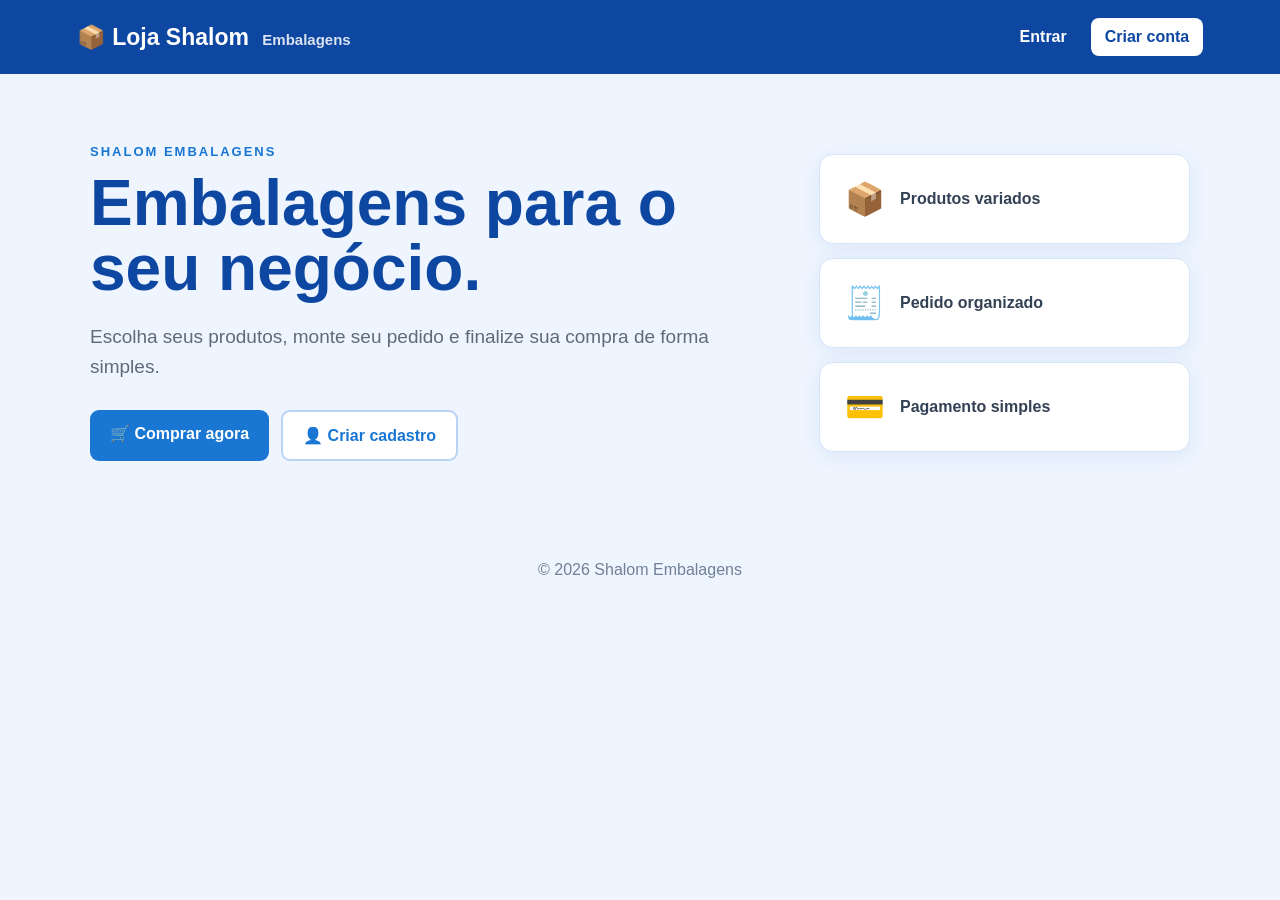
<file: index.html>
<!DOCTYPE html>
<html lang="pt-BR">
<head>
    <meta charset="UTF-8">
    <meta name="viewport" content="width=device-width, initial-scale=1.0">
    <title>Loja Shalom Embalagens</title>
    <link rel="stylesheet" href="index.css">
</head>
<body>
<header class="topo">
    <div class="marca">📦 Loja Shalom <span>Embalagens</span></div>
    <nav>
        <a href="login.html">Entrar</a>
        <a href="cadastro.html" class="btn-nav">Criar conta</a>
    </nav>
</header>

<main class="hero">
    <section>
        <p class="etiqueta">SHALOM EMBALAGENS</p>
        <h1>Embalagens para o seu negócio.</h1>
        <p class="texto">Escolha seus produtos, monte seu pedido e finalize sua compra de forma simples.</p>
        <div class="acoes">
            <a href="login.html" class="btn">🛒 Comprar agora</a>
            <a href="cadastro.html" class="btn secundario">👤 Criar cadastro</a>
        </div>
    </section>

    <section class="destaques">
        <article><strong>📦</strong><span>Produtos variados</span></article>
        <article><strong>🧾</strong><span>Pedido organizado</span></article>
        <article><strong>💳</strong><span>Pagamento simples</span></article>
    </section>
</main>

<footer>© 2026 Shalom Embalagens</footer>
</body>
</html>
</file>
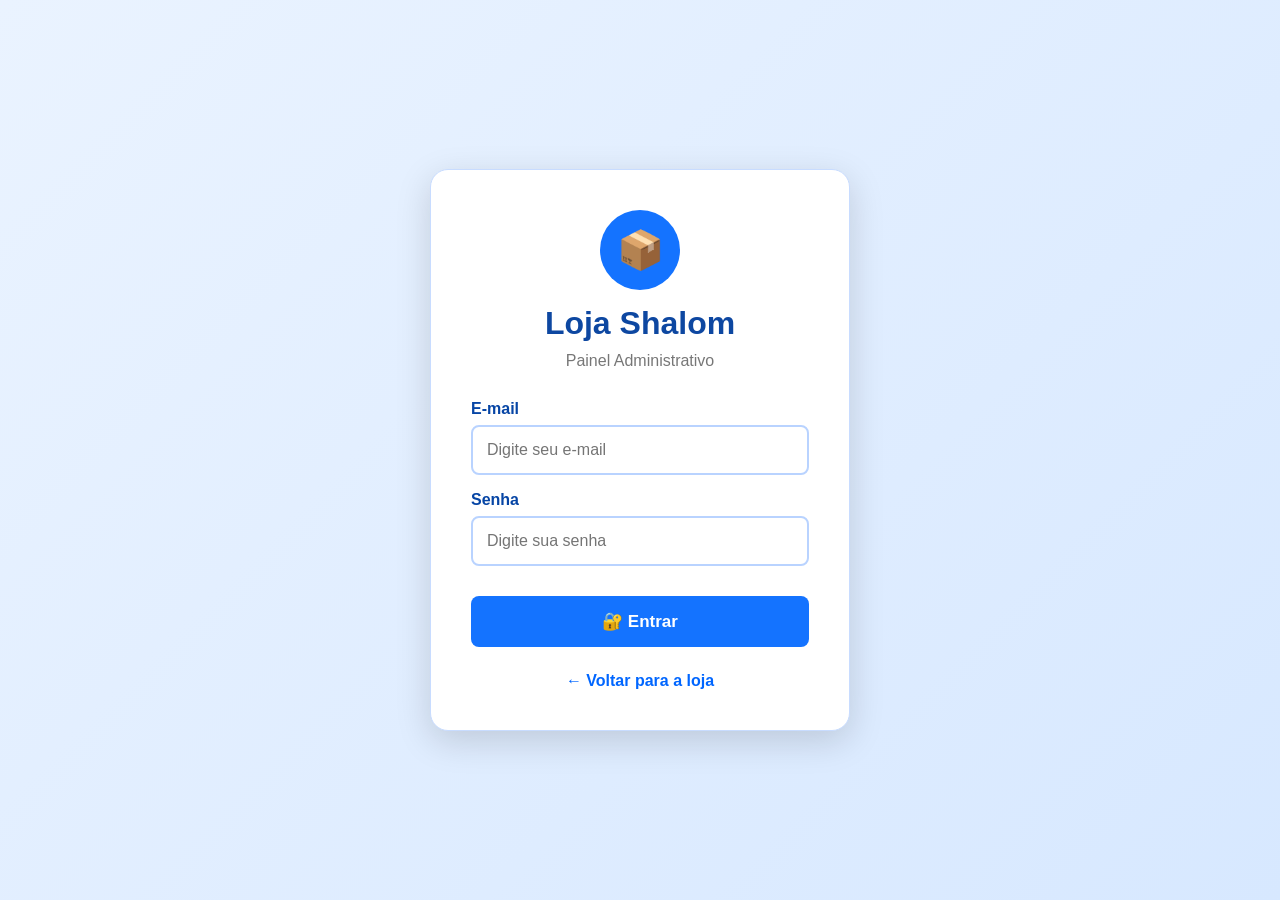
<file: acesso.html>
<!DOCTYPE html>
<html lang="pt-BR">

<head>

    <meta charset="UTF-8">

    <meta
        name="viewport"
        content="width=device-width, initial-scale=1.0"
    >

    <title>Login Administrativo - Loja Shalom</title>

    <style>

        * {
            margin: 0;
            padding: 0;
            box-sizing: border-box;
        }

        body {
            min-height: 100vh;

            display: flex;
            justify-content: center;
            align-items: center;

            padding: 20px;

            font-family: Arial, sans-serif;

            background: linear-gradient(
                135deg,
                #eaf3ff,
                #d7e8ff
            );
        }

        .login-box {
            width: 100%;
            max-width: 420px;

            background: white;

            padding: 40px;

            border-radius: 18px;

            box-shadow:
                0 10px 35px rgba(0,0,0,0.15);

            border: 1px solid #c8dcff;
        }

        .logo {
            width: 80px;
            height: 80px;

            margin: 0 auto 15px;

            display: flex;
            justify-content: center;
            align-items: center;

            border-radius: 50%;

            background: #1473ff;

            font-size: 38px;
        }

        h1 {
            text-align: center;

            color: #0d47a1;

            margin-bottom: 10px;
        }

        .subtitulo {
            text-align: center;

            color: #777;

            margin-bottom: 30px;
        }

        label {
            display: block;

            margin-top: 16px;
            margin-bottom: 7px;

            color: #0645a5;

            font-weight: bold;
        }

        input {
            width: 100%;

            padding: 14px;

            border: 2px solid #b9d3ff;

            border-radius: 8px;

            font-size: 16px;

            outline: none;
        }

        input:focus {
            border-color: #1473ff;
        }

        button {
            width: 100%;

            margin-top: 30px;

            padding: 15px;

            border: none;

            border-radius: 8px;

            background: #1473ff;

            color: white;

            font-size: 17px;

            font-weight: bold;

            cursor: pointer;
        }

        button:hover {
            background: #0d5fd8;
        }

        #mensagem {
            text-align: center;

            margin-top: 15px;

            font-weight: bold;
        }

        .voltar {
            display: block;

            margin-top: 25px;

            text-align: center;

            color: #0066ff;

            text-decoration: none;

            font-weight: bold;
        }

    </style>

</head>


<body>


<div class="login-box">


    <div class="logo">
        📦
    </div>


    <h1>
        Loja Shalom
    </h1>


    <div class="subtitulo">
        Painel Administrativo
    </div>


    <form id="acessoForm">


        <label for="email">
            E-mail
        </label>


        <input
            type="email"
            id="email"
            placeholder="Digite seu e-mail"
            autocomplete="username"
            required
        >


        <label for="senha">
            Senha
        </label>


        <input
            type="password"
            id="senha"
            placeholder="Digite sua senha"
            autocomplete="current-password"
            required
        >


        <button type="submit">
            🔐 Entrar
        </button>


    </form>


    <div id="mensagem"></div>


    <a
        class="voltar"
        href="index.html"
    >
        ← Voltar para a loja
    </a>


</div>


<script>

const acessoForm =
    document.getElementById("acessoForm");

const mensagem =
    document.getElementById("mensagem");


acessoForm.addEventListener(
    "submit",
    function(event) {

        event.preventDefault();


        const email =
            document
                .getElementById("email")
                .value
                .trim()
                .toLowerCase();


        const senha =
            document
                .getElementById("senha")
                .value;


        // LOGIN DO ADMINISTRADOR

        if (
            email === "admin@shalom.com" &&
            senha === "123456"
        ) {

            localStorage.setItem(
                "tipoUsuario",
                "admin"
            );


            localStorage.setItem(
                "usuarioLogado",
                email
            );


            localStorage.setItem(
                "nomeUsuario",
                "Administrador"
            );


            mensagem.style.color = "green";

            mensagem.textContent =
                "✅ Login correto! Abrindo painel...";


            setTimeout(function() {

                window.location.href =
                    "admin.html";

            }, 500);


            return;
        }


        // LOGIN INCORRETO

        mensagem.style.color = "red";

        mensagem.textContent =
            "❌ E-mail ou senha incorretos.";

    }
);

</script>


</body>

</html>
</file>
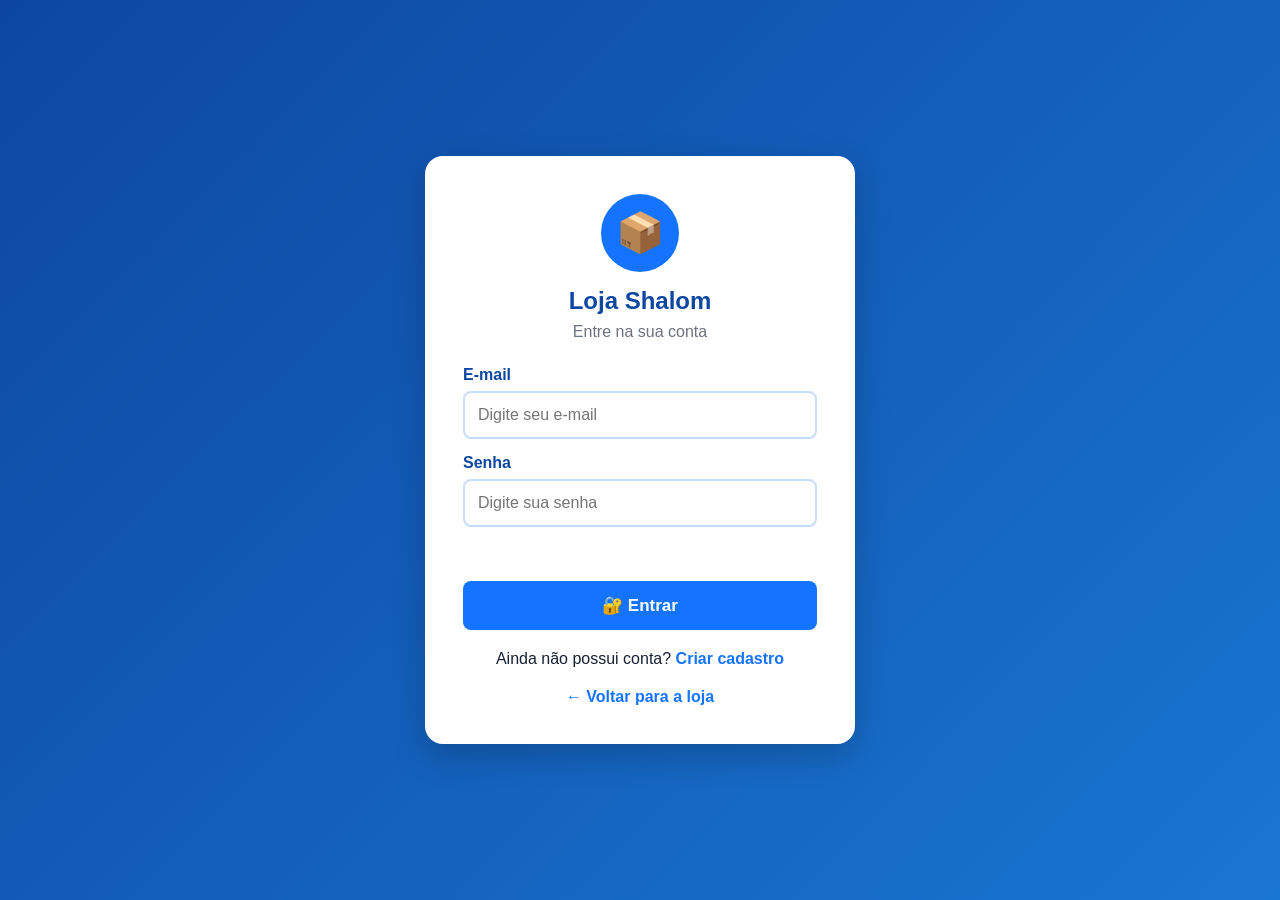
<file: admin .html>
<!DOCTYPE html>
<html lang="pt-BR">

<head>

    <meta charset="UTF-8">

    <meta name="viewport" content="width=device-width, initial-scale=1.0">

    <title>Painel Administrativo - Loja Shalom</title>

    <style>

        * {
            box-sizing: border-box;
            margin: 0;
            padding: 0;
        }

        body {
            font-family: Arial, sans-serif;
            background: #eef3f9;
            color: #222;
            min-height: 100vh;
        }

        /* =========================
           CABEÇALHO
        ========================= */

        header {
            background: #0d47a1;
            color: white;
            padding: 20px;
            display: flex;
            justify-content: space-between;
            align-items: center;
            gap: 20px;
            flex-wrap: wrap;
        }

        header h1 {
            font-size: 24px;
        }

        header p {
            margin-top: 5px;
            opacity: 0.9;
        }

        .btn-sair {
            background: #e53935;
            color: white;
            border: none;
            padding: 12px 20px;
            border-radius: 8px;
            cursor: pointer;
            font-weight: bold;
        }

        .btn-sair:hover {
            background: #c62828;
        }

        /* =========================
           CONTAINER
        ========================= */

        .container {
            width: 95%;
            max-width: 1200px;
            margin: 25px auto;
        }

        /* =========================
           CARDS
        ========================= */

        .resumo {
            display: grid;
            grid-template-columns: repeat(4, 1fr);
            gap: 20px;
            margin-bottom: 25px;
        }

        .resumo-card {
            background: white;
            padding: 25px;
            border-radius: 12px;
            box-shadow: 0 4px 15px rgba(0,0,0,.08);
            text-align: center;
        }

        .resumo-card h3 {
            color: #666;
            margin-bottom: 12px;
        }

        .resumo-card strong {
            display: block;
            font-size: 25px;
            color: #0d47a1;
        }

        .card {
            background: white;
            padding: 25px;
            border-radius: 12px;
            margin-bottom: 25px;
            box-shadow: 0 4px 15px rgba(0,0,0,.08);
        }

        .card h2 {
            margin-bottom: 20px;
            color: #111;
        }

        /* =========================
           FORMULÁRIOS
        ========================= */

        label {
            display: block;
            font-weight: bold;
            margin: 12px 0 7px;
        }

        input,
        textarea,
        select {
            width: 100%;
            padding: 13px;
            border: 1px solid #ccc;
            border-radius: 8px;
            font-size: 16px;
        }

        textarea {
            min-height: 100px;
            resize: vertical;
        }

        button {
            border: none;
            border-radius: 8px;
            padding: 12px 18px;
            cursor: pointer;
            font-weight: bold;
        }

        .btn-principal {
            background: #1976d2;
            color: white;
            margin-top: 15px;
        }

        .btn-principal:hover {
            background: #0d47a1;
        }

        .btn-cancelar {
            background: #777;
            color: white;
            margin-top: 15px;
            margin-left: 8px;
        }

        .btn-editar {
            background: #ff9800;
            color: white;
        }

        .btn-excluir {
            background: #e53935;
            color: white;
        }

        /* =========================
           PRODUTOS
        ========================= */

        .produto {
            border: 1px solid #ddd;
            border-radius: 10px;
            padding: 15px;
            margin-top: 12px;
            display: flex;
            justify-content: space-between;
            align-items: center;
            gap: 15px;
            flex-wrap: wrap;
        }

        .produto-info strong {
            display: block;
            font-size: 18px;
            margin-bottom: 5px;
        }

        .produto-info span {
            color: #555;
        }

        .acoes {
            display: flex;
            gap: 8px;
            flex-wrap: wrap;
        }

        /* =========================
           DEPÓSITOS
        ========================= */

        .deposito {
            border: 1px solid #ddd;
            border-radius: 10px;
            padding: 15px;
            margin-top: 12px;
            display: flex;
            justify-content: space-between;
            gap: 15px;
            flex-wrap: wrap;
            background: #fafafa;
        }

        .deposito strong {
            color: #16813d;
            font-size: 19px;
        }

        .deposito small {
            color: #777;
        }

        #mensagemDeposito {
            margin-top: 15px;
            font-weight: bold;
        }

        /* =========================
           CLIENTES
        ========================= */

        .cliente {
            border: 1px solid #ddd;
            padding: 15px;
            border-radius: 10px;
            margin-top: 10px;
        }

        .vazio {
            color: #777;
            padding: 10px 0;
        }

        .oculto {
            display: none;
        }

        /* =========================
           RESPONSIVO
        ========================= */

        @media (max-width: 900px) {

            .resumo {
                grid-template-columns: repeat(2, 1fr);
            }

        }

        @media (max-width: 600px) {

            .resumo {
                grid-template-columns: 1fr;
            }

            header {
                align-items: flex-start;
            }

            .container {
                width: 92%;
            }

        }

    </style>

</head>


<body>

    <!-- =========================
         PROTEÇÃO DO ADMIN
    ========================= -->

    <script>

        if (
            localStorage.getItem("tipoUsuario") !== "admin"
        ) {

            window.location.href = "login.html";

        }

    </script>


    <!-- =========================
         CABEÇALHO
    ========================= -->

    <header>

        <div>

            <h1>
                📦 Loja Shalom
            </h1>

            <p>
                Painel Administrativo
            </p>

        </div>


        <button
            class="btn-sair"
            onclick="sair()"
        >
            🚪 Sair
        </button>

    </header>


    <main class="container">


        <!-- =========================
             RESUMO
        ========================= -->

        <section class="resumo">

            <div class="resumo-card">

                <h3>
                    💰 Saldo
                </h3>

                <strong id="saldo">
                    R$ 0,00
                </strong>

            </div>


            <div class="resumo-card">

                <h3>
                    📦 Produtos
                </h3>

                <strong id="totalProdutos">
                    0
                </strong>

            </div>


            <div class="resumo-card">

                <h3>
                    👥 Clientes
                </h3>

                <strong id="totalClientes">
                    0
                </strong>

            </div>


            <div class="resumo-card">

                <h3>
                    💰 Depósitos
                </h3>

                <strong id="totalDepositos">
                    0
                </strong>

            </div>

        </section>


        <!-- =========================
             DEPÓSITO
        ========================= -->

        <section class="card">

            <h2>
                💰 Registrar depósito
            </h2>


            <label for="valorDeposito">
                Valor do depósito
            </label>

            <input
                type="number"
                id="valorDeposito"
                min="0.01"
                step="0.01"
                placeholder="Ex: 50"
            >


            <label for="descricaoDeposito">
                Descrição
            </label>

            <input
                type="text"
                id="descricaoDeposito"
                placeholder="Ex: venda, caixa, dinheiro..."
            >


            <button
                type="button"
                class="btn-principal"
                onclick="registrarDeposito()"
            >
                + Registrar depósito
            </button>


            <p id="mensagemDeposito"></p>

        </section>


        <!-- =========================
             HISTÓRICO
        ========================= -->

        <section class="card">

            <h2>
                📋 Histórico de depósitos
            </h2>

            <div id="listaDepositos">

                <p class="vazio">
                    Nenhum depósito registrado.
                </p>

            </div>

        </section>


        <!-- =========================
             PRODUTOS
        ========================= -->

        <section class="card">

            <h2>
                📦 Gerenciar produtos
            </h2>


            <button
                type="button"
                class="btn-principal"
                onclick="abrirFormularioProduto()"
            >
                + Novo produto
            </button>


            <div
                id="formularioProduto"
                class="oculto"
            >

                <input
                    type="hidden"
                    id="produtoId"
                >


                <label for="nomeProduto">
                    Nome do produto
                </label>

                <input
                    type="text"
                    id="nomeProduto"
                    placeholder="Nome do produto"
                >


                <label for="precoProduto">
                    Preço
                </label>

                <input
                    type="number"
                    id="precoProduto"
                    min="0"
                    step="0.01"
                    placeholder="0,00"
                >


                <label for="estoqueProduto">
                    Estoque
                </label>

                <input
                    type="number"
                    id="estoqueProduto"
                    min="0"
                    step="1"
                    placeholder="Quantidade"
                >


                <label for="imagemProduto">
                    Imagem do produto
                </label>

                <input
                    type="text"
                    id="imagemProduto"
                    placeholder="URL da imagem"
                >


                <button
                    type="button"
                    class="btn-principal"
                    onclick="salvarProduto()"
                >
                    💾 Salvar produto
                </button>


                <button
                    type="button"
                    class="btn-cancelar"
                    onclick="fecharFormularioProduto()"
                >
                    Cancelar
                </button>

            </div>


            <div id="listaProdutos">

                <p class="vazio">
                    Nenhum produto cadastrado.
                </p>

            </div>

        </section>


        <!-- =========================
             CLIENTES
        ========================= -->

        <section class="card">

            <h2>
                👥 Clientes cadastrados
            </h2>

            <div id="listaClientes">

                <p class="vazio">
                    Nenhum cliente cadastrado.
                </p>

            </div>

        </section>


    </main>


    <!-- =========================
         JAVASCRIPT
    ========================= -->

    <script src="admin.js"></script>


</body>

</html>
</file>
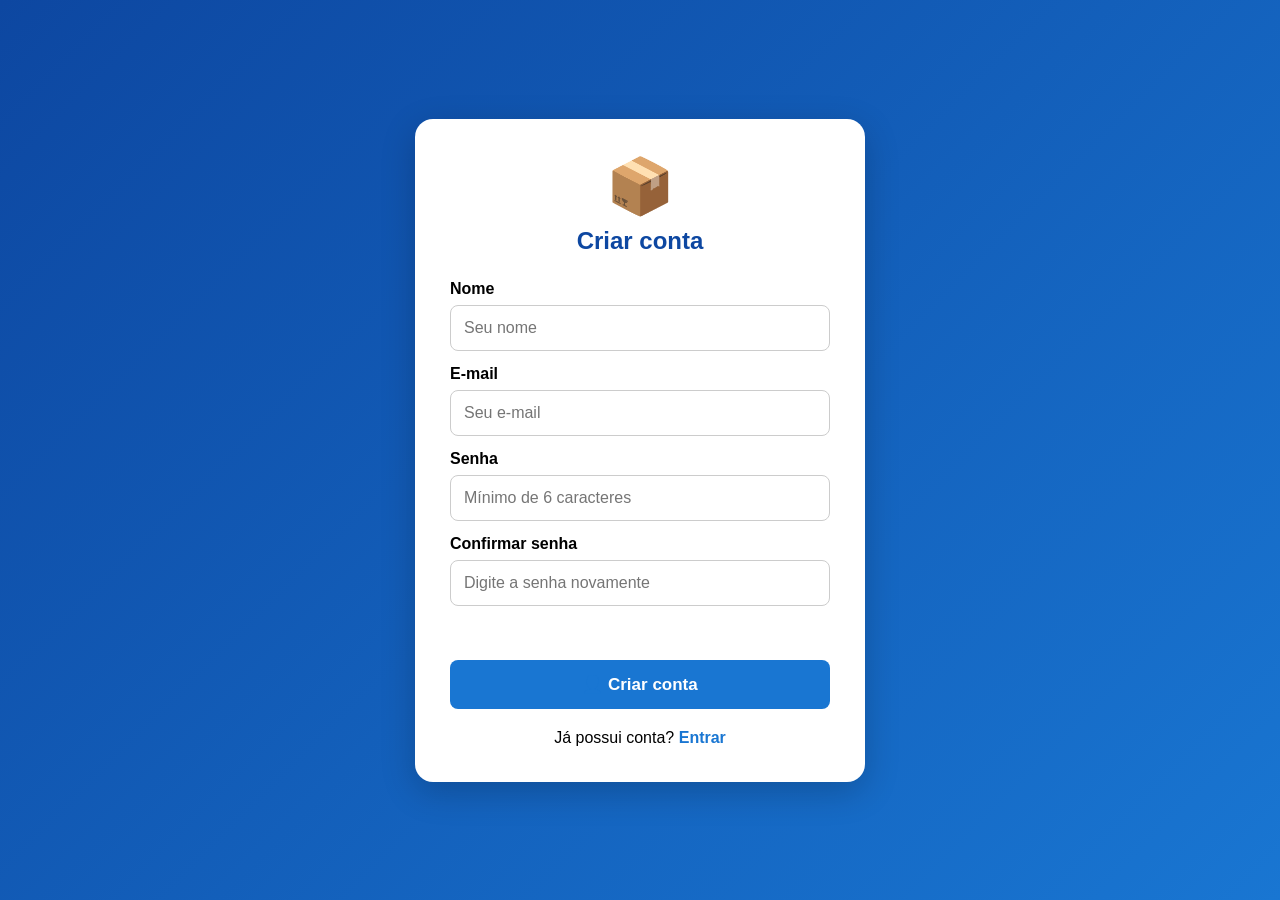
<file: cadastro.html>
<!DOCTYPE html>
<html lang="pt-BR">

<head>

    <meta charset="UTF-8">

    <meta
        name="viewport"
        content="width=device-width, initial-scale=1.0"
    >

    <title>Cadastro - Loja Shalom</title>

    <link
        rel="stylesheet"
        href="cadastro.css"
    >

</head>


<body>


    <!-- ==========================================
         CADASTRO
    =========================================== -->

    <main class="cadastro-container">

        <section class="cadastro-card">


            <!-- LOGO -->

            <div class="logo">
                📦
            </div>


            <!-- TÍTULO -->

            <h1>
                Criar conta
            </h1>


            <!-- FORMULÁRIO -->

            <form id="cadastroForm">


                <!-- NOME -->

                <label for="nome">
                    Nome
                </label>

                <input
                    type="text"
                    id="nome"
                    placeholder="Seu nome"
                    autocomplete="name"
                    required
                >


                <!-- E-MAIL -->

                <label for="email">
                    E-mail
                </label>

                <input
                    type="email"
                    id="email"
                    placeholder="Seu e-mail"
                    autocomplete="email"
                    required
                >


                <!-- SENHA -->

                <label for="senha">
                    Senha
                </label>

                <input
                    type="password"
                    id="senha"
                    placeholder="Mínimo de 6 caracteres"
                    minlength="6"
                    autocomplete="new-password"
                    required
                >


                <!-- CONFIRMAR SENHA -->

                <label for="confirmarSenha">
                    Confirmar senha
                </label>

                <input
                    type="password"
                    id="confirmarSenha"
                    placeholder="Digite a senha novamente"
                    minlength="6"
                    autocomplete="new-password"
                    required
                >


                <!-- MENSAGEM -->

                <div
                    id="mensagem"
                    aria-live="polite"
                ></div>


                <!-- BOTÃO -->

                <button
                    type="submit"
                >
                    👤 Criar conta
                </button>


            </form>


            <!-- LOGIN -->

            <p class="login-link">

                Já possui conta?

                <a href="login.html">
                    Entrar
                </a>

            </p>


        </section>

    </main>


    <!-- ==========================================
         JAVASCRIPT
    =========================================== -->

    <script src="cadastro.js"></script>

    <script src="relogio.js"></script>


</body>

</html>
</file>
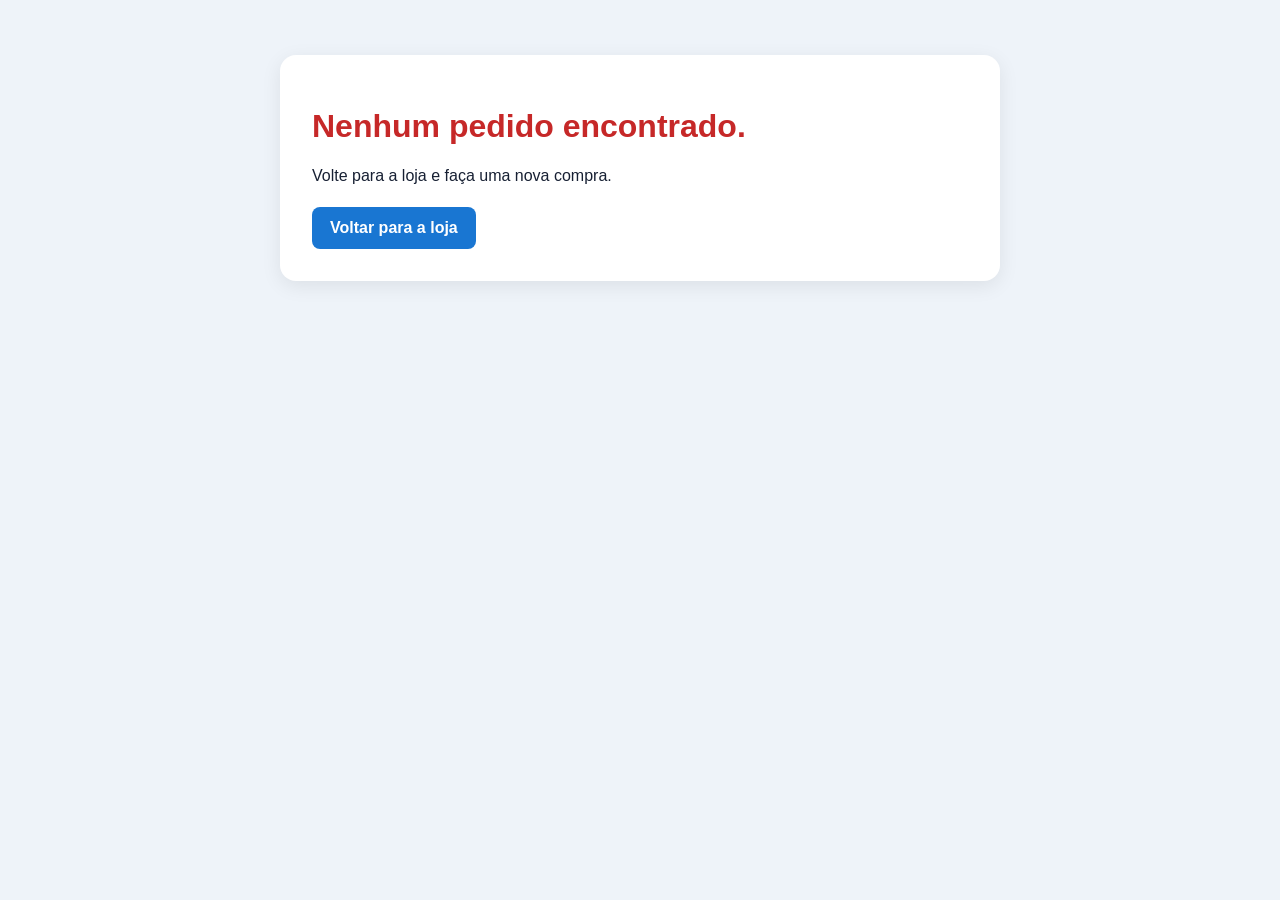
<file: finalizacao.html>
<!DOCTYPE html>
<html lang="pt-BR">
<head>
    <meta charset="UTF-8">
    <meta name="viewport" content="width=device-width, initial-scale=1.0">
    <title>Pedido confirmado - Loja Shalom</title>
    <style>
        *{box-sizing:border-box}body{margin:0;min-height:100vh;padding:25px;font-family:Arial,sans-serif;background:#eef3f9;color:#172033}
        .card{max-width:720px;margin:30px auto;background:#fff;padding:32px;border-radius:16px;box-shadow:0 5px 20px rgba(0,0,0,.08)}
        h1{color:#16813d}h2{color:#0d47a1}.item{padding:10px 0;border-bottom:1px solid #eee;display:flex;justify-content:space-between;gap:10px}
        .total{margin-top:20px;font-size:22px;font-weight:700}.acoes{display:flex;gap:10px;flex-wrap:wrap;margin-top:22px}
        a{display:inline-block;padding:12px 18px;border-radius:8px;background:#1976d2;color:#fff;text-decoration:none;font-weight:700}
        a.sec{background:#eef3f9;color:#1976d2}
        .erro{color:#c62828}
    </style>
</head>
<body>
<main class="card" id="resultado"></main>
<script>
document.addEventListener("DOMContentLoaded", () => {
    const area = document.getElementById("resultado");
    let pedido = null;
    try { pedido = JSON.parse(localStorage.getItem("pedidoTemporario") || "null"); } catch {}

    if (!pedido) {
        area.innerHTML = '<h1 class="erro">Nenhum pedido encontrado.</h1><p>Volte para a loja e faça uma nova compra.</p><div class="acoes"><a href="comprar.html">Voltar para a loja</a></div>';
        return;
    }

    const dinheiro = v => Number(v||0).toLocaleString("pt-BR",{style:"currency",currency:"BRL"});
    const itens = Array.isArray(pedido.produtos) ? pedido.produtos.map(item => `
        <div class="item"><span>${escapeHTML(item.nome)} x${Number(item.quantidade)||0}</span><strong>${dinheiro((Number(item.preco)||0)*(Number(item.quantidade)||0))}</strong></div>
    `).join("") : "";

    area.innerHTML = `
        <h1>✅ Pedido realizado!</h1>
        <p>Seu pedido foi registrado com sucesso.</p>
        <p><strong>Cliente:</strong> ${escapeHTML(pedido.nome)}</p>
        <p><strong>Pagamento:</strong> ${escapeHTML(pedido.pagamento)}</p>
        <p><strong>Endereço:</strong> ${escapeHTML(pedido.endereco)}, ${escapeHTML(pedido.numero)} - ${escapeHTML(pedido.cidade)}</p>
        <h2>Itens</h2>
        ${itens || "<p>Nenhum item.</p>"}
        <div class="total">Total: ${dinheiro(pedido.total)}</div>
        <div class="acoes">
            <a href="comprar.html">Continuar comprando</a>
            <a href="index.html" class="sec">Página inicial</a>
        </div>
    `;

    function escapeHTML(v) {
        return String(v ?? "").replace(/&/g,"&amp;").replace(/</g,"&lt;").replace(/>/g,"&gt;").replace(/"/g,"&quot;").replace(/'/g,"&#039;");
    }
});
</script>
</body>
</html>
</file>
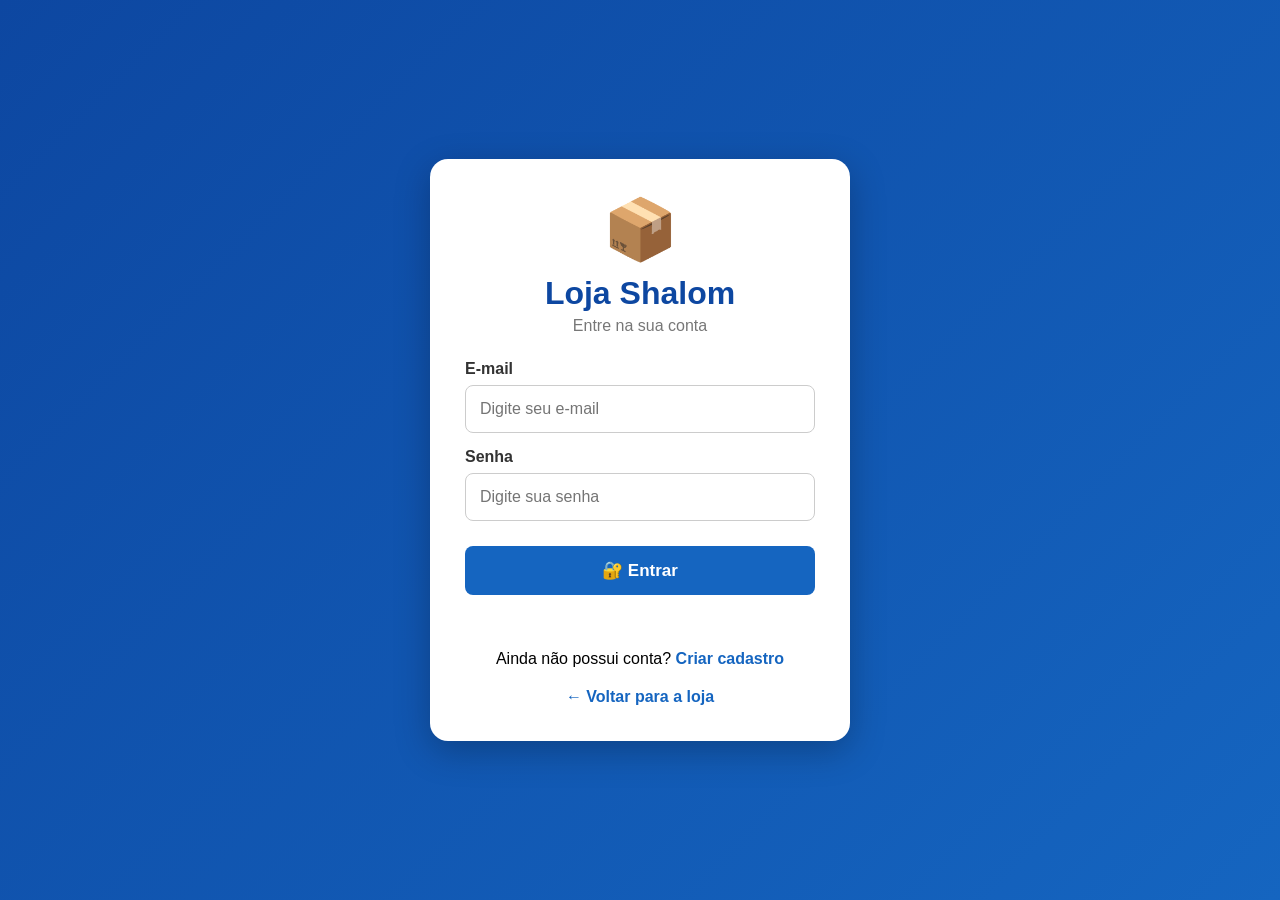
<file: login-admin.html>
<!DOCTYPE html>
<html lang="pt-BR">

<head>

    <meta charset="UTF-8">

    <meta
        name="viewport"
        content="width=device-width, initial-scale=1.0"
    >

    <title>Login - Loja Shalom</title>

    <style>

        * {
            margin: 0;
            padding: 0;
            box-sizing: border-box;
        }

        body {

            min-height: 100vh;

            display: flex;

            justify-content: center;

            align-items: center;

            font-family: Arial, sans-serif;

            background: linear-gradient(
                135deg,
                #0d47a1,
                #1565c0
            );

            padding: 20px;
        }

        .login-box {

            width: 100%;

            max-width: 420px;

            background: white;

            padding: 35px;

            border-radius: 18px;

            box-shadow:
                0 10px 35px rgba(0,0,0,0.25);
        }

        .logo {

            text-align: center;

            font-size: 60px;

            margin-bottom: 10px;
        }

        h1 {

            text-align: center;

            color: #0d47a1;

            margin-bottom: 5px;
        }

        .subtitulo {

            text-align: center;

            color: #777;

            margin-bottom: 25px;
        }

        label {

            display: block;

            margin-top: 15px;

            margin-bottom: 7px;

            font-weight: bold;

            color: #333;
        }

        input {

            width: 100%;

            padding: 14px;

            border: 1px solid #ccc;

            border-radius: 8px;

            font-size: 16px;

            outline: none;
        }

        input:focus {

            border-color: #1565c0;
        }

        button {

            width: 100%;

            margin-top: 25px;

            padding: 14px;

            border: none;

            border-radius: 8px;

            background: #1565c0;

            color: white;

            font-size: 17px;

            font-weight: bold;

            cursor: pointer;
        }

        button:hover {

            background: #0d47a1;
        }

        #mensagem {

            text-align: center;

            margin-top: 15px;

            font-weight: bold;

            min-height: 20px;
        }

        .cadastro {

            text-align: center;

            margin-top: 20px;
        }

        .cadastro a {

            color: #1565c0;

            font-weight: bold;

            text-decoration: none;
        }

        .voltar {

            display: block;

            text-align: center;

            margin-top: 20px;

            color: #1565c0;

            text-decoration: none;

            font-weight: bold;
        }

    </style>

</head>


<body>


<div class="login-box">


    <div class="logo">
        📦
    </div>


    <h1>
        Loja Shalom
    </h1>


    <div class="subtitulo">
        Entre na sua conta
    </div>


    <form id="loginForm">


        <label for="email">
            E-mail
        </label>


        <input
            type="email"
            id="email"
            placeholder="Digite seu e-mail"
            autocomplete="email"
            required
        >


        <label for="senha">
            Senha
        </label>


        <input
            type="password"
            id="senha"
            placeholder="Digite sua senha"
            autocomplete="current-password"
            required
        >


        <button type="submit">
            🔐 Entrar
        </button>


    </form>


    <div id="mensagem"></div>


    <div class="cadastro">

        Ainda não possui conta?

        <a href="cadastro.html">
            Criar cadastro
        </a>

    </div>


    <a
        class="voltar"
        href="index.html"
    >
        ← Voltar para a loja
    </a>


</div>


<script>

document.addEventListener("DOMContentLoaded", function () {


    const formulario =
        document.getElementById("loginForm");


    const mensagem =
        document.getElementById("mensagem");


    formulario.addEventListener(
        "submit",
        function(event) {

            event.preventDefault();


            const email =
                document
                    .getElementById("email")
                    .value
                    .trim()
                    .toLowerCase();


            const senha =
                document
                    .getElementById("senha")
                    .value;


            // =====================================
            // LIMPAR MENSAGEM
            // =====================================

            mensagem.textContent = "";


            // =====================================
            // ADMINISTRADOR
            // =====================================

            if (
                email === "admin@shalom.com" &&
                senha === "123456"
            ) {

                // Tipo do usuário
                localStorage.setItem(
                    "tipoUsuario",
                    "admin"
                );


                // Nome
                localStorage.setItem(
                    "usuarioNome",
                    "Administrador"
                );


                // E-mail
                localStorage.setItem(
                    "usuarioLogado",
                    email
                );


                mensagem.style.color = "green";

                mensagem.textContent =
                    "✅ Login de administrador realizado!";


                setTimeout(function() {

                    window.location.href =
                        "admin.html";

                }, 500);


                return;
            }


            // =====================================
            // CARREGAR CLIENTES
            // =====================================

            let usuarios = [];


            try {

                const dados =
                    localStorage.getItem(
                        "usuariosShalom"
                    );


                if (dados) {

                    usuarios =
                        JSON.parse(dados);

                }


                if (!Array.isArray(usuarios)) {

                    usuarios = [];

                }

            } catch (erro) {

                console.error(
                    "Erro ao carregar usuários:",
                    erro
                );

                usuarios = [];

            }


            // =====================================
            // PROCURAR CLIENTE
            // =====================================

            const usuario =
                usuarios.find(function(u) {

                    const emailUsuario =
                        String(
                            u.email || ""
                        )
                        .trim()
                        .toLowerCase();


                    const senhaUsuario =
                        String(
                            u.senha || ""
                        );


                    return (
                        emailUsuario === email &&
                        senhaUsuario === senha
                    );

                });


            // =====================================
            // CLIENTE ENCONTRADO
            // =====================================

            if (usuario) {


                localStorage.setItem(
                    "tipoUsuario",
                    "cliente"
                );


                localStorage.setItem(
                    "usuarioNome",
                    usuario.nome || "Cliente"
                );


                localStorage.setItem(
                    "clienteNome",
                    usuario.nome || "Cliente"
                );


                localStorage.setItem(
                    "clienteEmail",
                    usuario.email || email
                );


                localStorage.setItem(
                    "usuarioLogado",
                    usuario.email || email
                );


                mensagem.style.color = "green";


                mensagem.textContent =
                    "✅ Login realizado! Entrando na loja...";


                setTimeout(function() {

                    window.location.href =
                        "index.html";

                }, 500);


                return;
            }


            // =====================================
            // LOGIN INCORRETO
            // =====================================

            mensagem.style.color = "red";


            mensagem.textContent =
                "❌ E-mail ou senha incorretos.";

        }
    );

});

</script>


</body>

</html>
</file>
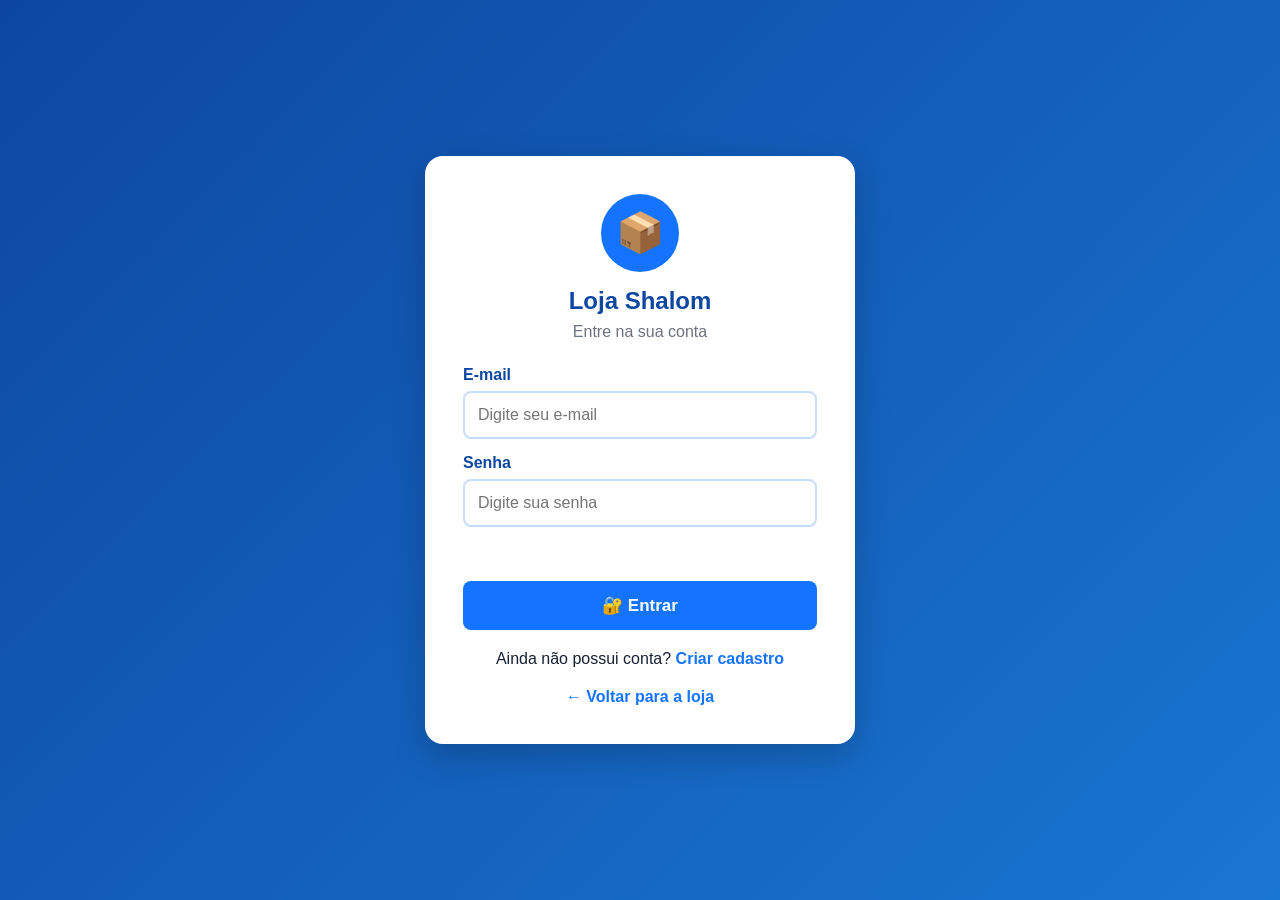
<file: login.html>
<!DOCTYPE html>
<html lang="pt-BR">
<head>
    <meta charset="UTF-8">
    <meta name="viewport" content="width=device-width, initial-scale=1.0">
    <title>Entrar - Loja Shalom</title>
    <link rel="stylesheet" href="login.css">
</head>
<body>
<main class="login-container">
    <section class="login-card">
        <div class="logo">📦</div>
        <h1>Loja Shalom</h1>
        <p class="subtitulo">Entre na sua conta</p>

        <form id="loginForm">
            <label for="email">E-mail</label>
            <input type="email" id="email" autocomplete="email" placeholder="Digite seu e-mail" required>

            <label for="senha">Senha</label>
            <input type="password" id="senha" autocomplete="current-password" placeholder="Digite sua senha" required>

            <div id="mensagem" class="mensagem" aria-live="polite"></div>
            <button type="submit">🔐 Entrar</button>
        </form>

        <p class="cadastro">Ainda não possui conta? <a href="cadastro.html">Criar cadastro</a></p>
        <a href="index.html" class="voltar">← Voltar para a loja</a>
    </section>
</main>
<script src="login.js"></script>
<body>
</file>
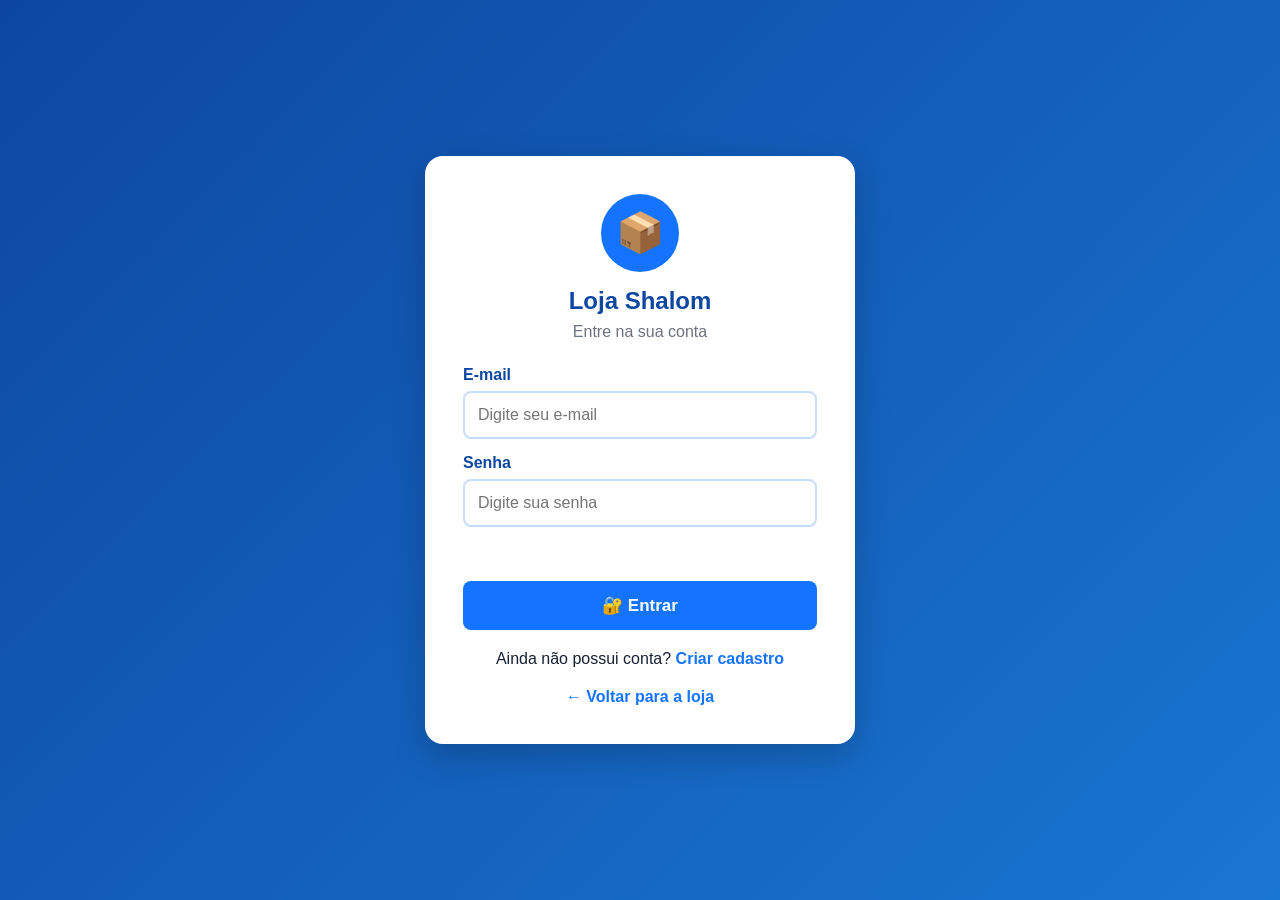
<file: pagamento.html>
<!DOCTYPE html>
<html lang="pt-BR">

<head>
    <meta charset="UTF-8">
    <meta name="viewport" content="width=device-width, initial-scale=1.0">

    <title>Pagamento - Loja Shalom</title>

    <link rel="stylesheet" href="pagamento.css">
</head>

<body>

    <main class="pagina">

        <section class="card">

            <h1>🧾 Finalizar pedido</h1>

            <p>
                Confira os itens e informe os dados para entrega.
            </p>

            <!-- RESUMO DO PEDIDO -->
            <div
                id="resumoPedido"
                class="resumo-pedido"
            ></div>

            <!-- FORMULÁRIO -->
            <form id="pagamentoForm">

                <!-- NOME -->
                <label for="nome">Nome</label>

                <input
                    type="text"
                    id="nome"
                    name="nome"
                    autocomplete="name"
                    placeholder="Digite seu nome"
                    required
                >

                <!-- TELEFONE -->
                <label for="telefone">Telefone</label>

                <input
                    type="tel"
                    id="telefone"
                    name="telefone"
                    autocomplete="tel"
                    placeholder="(00) 00000-0000"
                    required
                >

                <!-- ENDEREÇO -->
                <label for="endereco">Endereço</label>

                <input
                    type="text"
                    id="endereco"
                    name="endereco"
                    autocomplete="street-address"
                    placeholder="Rua / Avenida"
                    required
                >

                <!-- NÚMERO -->
                <label for="numero">Número</label>

                <input
                    type="text"
                    id="numero"
                    name="numero"
                    placeholder="Número"
                    required
                >

                <!-- CIDADE -->
                <label for="cidade">Cidade</label>

                <input
                    type="text"
                    id="cidade"
                    name="cidade"
                    autocomplete="address-level2"
                    placeholder="Digite sua cidade"
                    required
                >

                <!-- OBSERVAÇÃO -->
                <label for="observacaoPedido">
                    Observação do pedido
                </label>

                <textarea
                    id="observacaoPedido"
                    name="observacaoPedido"
                    rows="3"
                    placeholder="Ponto de referência ou alguma observação..."
                ></textarea>

                <!-- PAGAMENTO -->
                <fieldset>

                    <legend>Forma de pagamento</legend>

                    <label>
                        <input
                            type="radio"
                            name="pagamento"
                            value="Pix"
                            required
                        >
                        Pix
                    </label>

                    <label>
                        <input
                            type="radio"
                            name="pagamento"
                            value="Dinheiro"
                        >
                        Dinheiro
                    </label>

                    <label>
                        <input
                            type="radio"
                            name="pagamento"
                            value="Cartão"
                        >
                        Cartão
                    </label>

                </fieldset>

                <!-- MENSAGEM -->
                <div
                    id="mensagem"
                    class="mensagem"
                    aria-live="polite"
                ></div>

                <!-- CONFIRMAR -->
                <button
                    type="submit"
                    id="btnConfirmar"
                >
                    ✅ Confirmar pedido
                </button>

            </form>

            <!-- VOLTAR -->
            <a href="comprar.html">
                ← Voltar para produtos
            </a>

        </section>

    </main>

    <!-- SOMENTE PAGAMENTO.JS -->
    <script src="pagamento.js"></script>

</body>

</html>
</file>
<file: index.css>
*{box-sizing:border-box;margin:0;padding:0}
body{font-family:Arial,sans-serif;background:#eef5ff;color:#172033;min-height:100vh}
.topo{background:#0d47a1;color:#fff;padding:18px 6%;display:flex;justify-content:space-between;align-items:center;gap:20px;flex-wrap:wrap}
.marca{font-size:23px;font-weight:700}.marca span{font-size:15px;opacity:.85;margin-left:7px}
nav{display:flex;gap:10px;align-items:center}nav a{color:#fff;text-decoration:none;font-weight:700;padding:10px 14px;border-radius:8px}
.btn-nav{background:#fff!important;color:#0d47a1!important}
.hero{width:90%;max-width:1100px;margin:70px auto;display:grid;grid-template-columns:1.3fr .7fr;gap:40px;align-items:center}
.etiqueta{font-size:13px;letter-spacing:2px;color:#1976d2;font-weight:700;margin-bottom:12px}
h1{font-size:clamp(38px,6vw,64px);line-height:1.02;color:#0d47a1;margin-bottom:20px}
.texto{font-size:19px;line-height:1.6;color:#5f6b7a;max-width:650px}
.acoes{display:flex;gap:12px;flex-wrap:wrap;margin-top:28px}
.btn{display:inline-block;background:#1976d2;color:#fff;text-decoration:none;padding:14px 20px;border-radius:9px;font-weight:700}
.btn.secundario{background:#fff;color:#1976d2;border:2px solid #b8d3f5}
.destaques{display:grid;gap:14px}
.destaques article{background:#fff;border:1px solid #d6e5f8;border-radius:14px;padding:25px;display:flex;align-items:center;gap:15px;box-shadow:0 5px 20px rgba(13,71,161,.08)}
.destaques strong{font-size:32px}.destaques span{font-weight:700;color:#334155}
footer{text-align:center;color:#718096;padding:30px}
@media(max-width:750px){.hero{grid-template-columns:1fr;margin:40px auto}.topo{justify-content:center}}
</file>
<file: cadastro.css>
*{box-sizing:border-box;margin:0;padding:0}
body{min-height:100vh;display:flex;align-items:center;justify-content:center;padding:20px;font-family:Arial,sans-serif;background:linear-gradient(135deg,#0d47a1,#1976d2)}
.cadastro-container{width:100%;max-width:450px}.cadastro-card{background:#fff;padding:35px;border-radius:18px;box-shadow:0 10px 35px rgba(0,0,0,.2)}
.logo{text-align:center;font-size:55px;margin-bottom:8px}h1{text-align:center;color:#0d47a1;margin-bottom:25px}
label{display:block;font-weight:700;margin:14px 0 7px}input{width:100%;padding:13px;border:1px solid #ccc;border-radius:8px;font-size:16px}
input:focus{outline:0;border-color:#1976d2}button{width:100%;padding:14px;margin-top:20px;border:0;border-radius:8px;background:#1976d2;color:#fff;font-size:17px;font-weight:700;cursor:pointer}
#mensagem{text-align:center;min-height:22px;margin-top:12px;font-weight:700}.login-link{text-align:center;margin-top:20px}.login-link a{color:#1976d2;font-weight:700;text-decoration:none}
/* ==========================================
   CABEÇALHO ÚNICO
========================================== */

.cabecalho {
    width: 100%;
    min-height: 66px;

    display: flex;
    align-items: center;
    justify-content: space-between;

    padding: 10px 5%;

    background: #1450a3;
    color: white;

    gap: 25px;
}


/* ==========================================
   LOGO
========================================== */

.logo-area {
    display: flex;
    align-items: center;
    gap: 14px;
}

.logo-area h1 {
    margin: 0;
    color: white;
    font-size: 23px;
}

.logo-area strong {
    color: white;
    font-size: 14px;
}


/* ==========================================
   RELÓGIO
========================================== */

.relogio-loja {
    text-align: center;
}

.hora-loja {
    color: white;
    font-size: 21px;
    font-weight: bold;
    line-height: 1.2;
}

.data-loja {
    color: #e5e7eb;
    font-size: 12px;
    margin-top: 3px;
}


/* ==========================================
   CLIENTE
========================================== */

.usuario-area {
    display: flex;
    align-items: center;
    gap: 12px;
}

.usuario-area span {
    color: white;
    font-weight: bold;
}

.usuario-area button {
    border: none;
    border-radius: 7px;

    padding: 9px 16px;

    background: white;
    color: #111827;

    font-weight: bold;
    cursor: pointer;
}

.usuario-area button:hover {
    background: #e5e7eb;
}


/* ==========================================
   CELULAR
========================================== */

@media (max-width: 700px) {

    .cabecalho {
        flex-wrap: wrap;
        justify-content: center;
    }

    .logo-area {
        width: 100%;
        justify-content: center;
    }

    .relogio-loja {
        width: 100%;
        order: 3;
    }

    .usuario-area {
        justify-content: center;
    }

}
</file>
<file: login.css>
*{box-sizing:border-box;margin:0;padding:0}
body{min-height:100vh;display:flex;align-items:center;justify-content:center;padding:20px;font-family:Arial,sans-serif;background:linear-gradient(135deg,#0d47a1,#1976d2);color:#172033}
.login-container{width:100%;max-width:430px}.login-card{background:#fff;padding:38px;border-radius:18px;box-shadow:0 12px 35px rgba(0,0,0,.2)}
.logo{width:78px;height:78px;margin:0 auto 15px;display:flex;align-items:center;justify-content:center;border-radius:50%;background:#1473ff;font-size:39px}
h1{text-align:center;color:#0d47a1}.subtitulo{text-align:center;color:#6b7280;margin:8px 0 25px}
label{display:block;font-weight:700;margin:15px 0 7px;color:#0d47a1}
input{width:100%;padding:13px;border:2px solid #c8dcff;border-radius:8px;font-size:16px;outline:0}
input:focus{border-color:#1473ff}
button{width:100%;padding:14px;margin-top:20px;border:0;border-radius:8px;background:#1473ff;color:#fff;font-size:17px;font-weight:700;cursor:pointer}
button:hover{background:#0d5fd8}.mensagem{text-align:center;min-height:22px;margin-top:12px;font-weight:700}
.cadastro,.voltar{text-align:center;margin-top:20px}.cadastro a,.voltar{color:#1473ff;font-weight:700;text-decoration:none}.voltar{display:block}
</file>
<file: pagamento.css>
*{box-sizing:border-box;margin:0;padding:0}
body{min-height:100vh;padding:25px;font-family:Arial,sans-serif;background:#eef3f9;color:#172033}
.pagina{max-width:680px;margin:20px auto}.card{background:#fff;padding:30px;border-radius:16px;box-shadow:0 5px 20px rgba(0,0,0,.08)}
h1{color:#0d47a1;margin-bottom:8px}.card>p{color:#667085;margin-bottom:20px}
label{display:block;font-weight:700;margin:14px 0 6px}input:not([type="radio"]){width:100%;padding:12px;border:1px solid #cbd5e1;border-radius:8px;font-size:16px}
fieldset{margin-top:20px;padding:15px;border:1px solid #ddd;border-radius:9px}fieldset label{font-weight:400;margin:10px 0}
.resumo-pedido{background:#f6f9fd;border:1px solid #dce7f4;padding:15px;border-radius:10px;margin-bottom:20px}.resumo-linha{display:flex;justify-content:space-between;padding:8px 0;border-bottom:1px solid #e5e7eb}.resumo-total{font-size:20px;font-weight:700;margin-top:12px}
button{width:100%;margin-top:20px;padding:14px;border:0;border-radius:8px;background:#1976d2;color:#fff;font-size:17px;font-weight:700;cursor:pointer}
a{display:block;text-align:center;margin-top:18px;color:#1976d2;font-weight:700;text-decoration:none}
</file>
